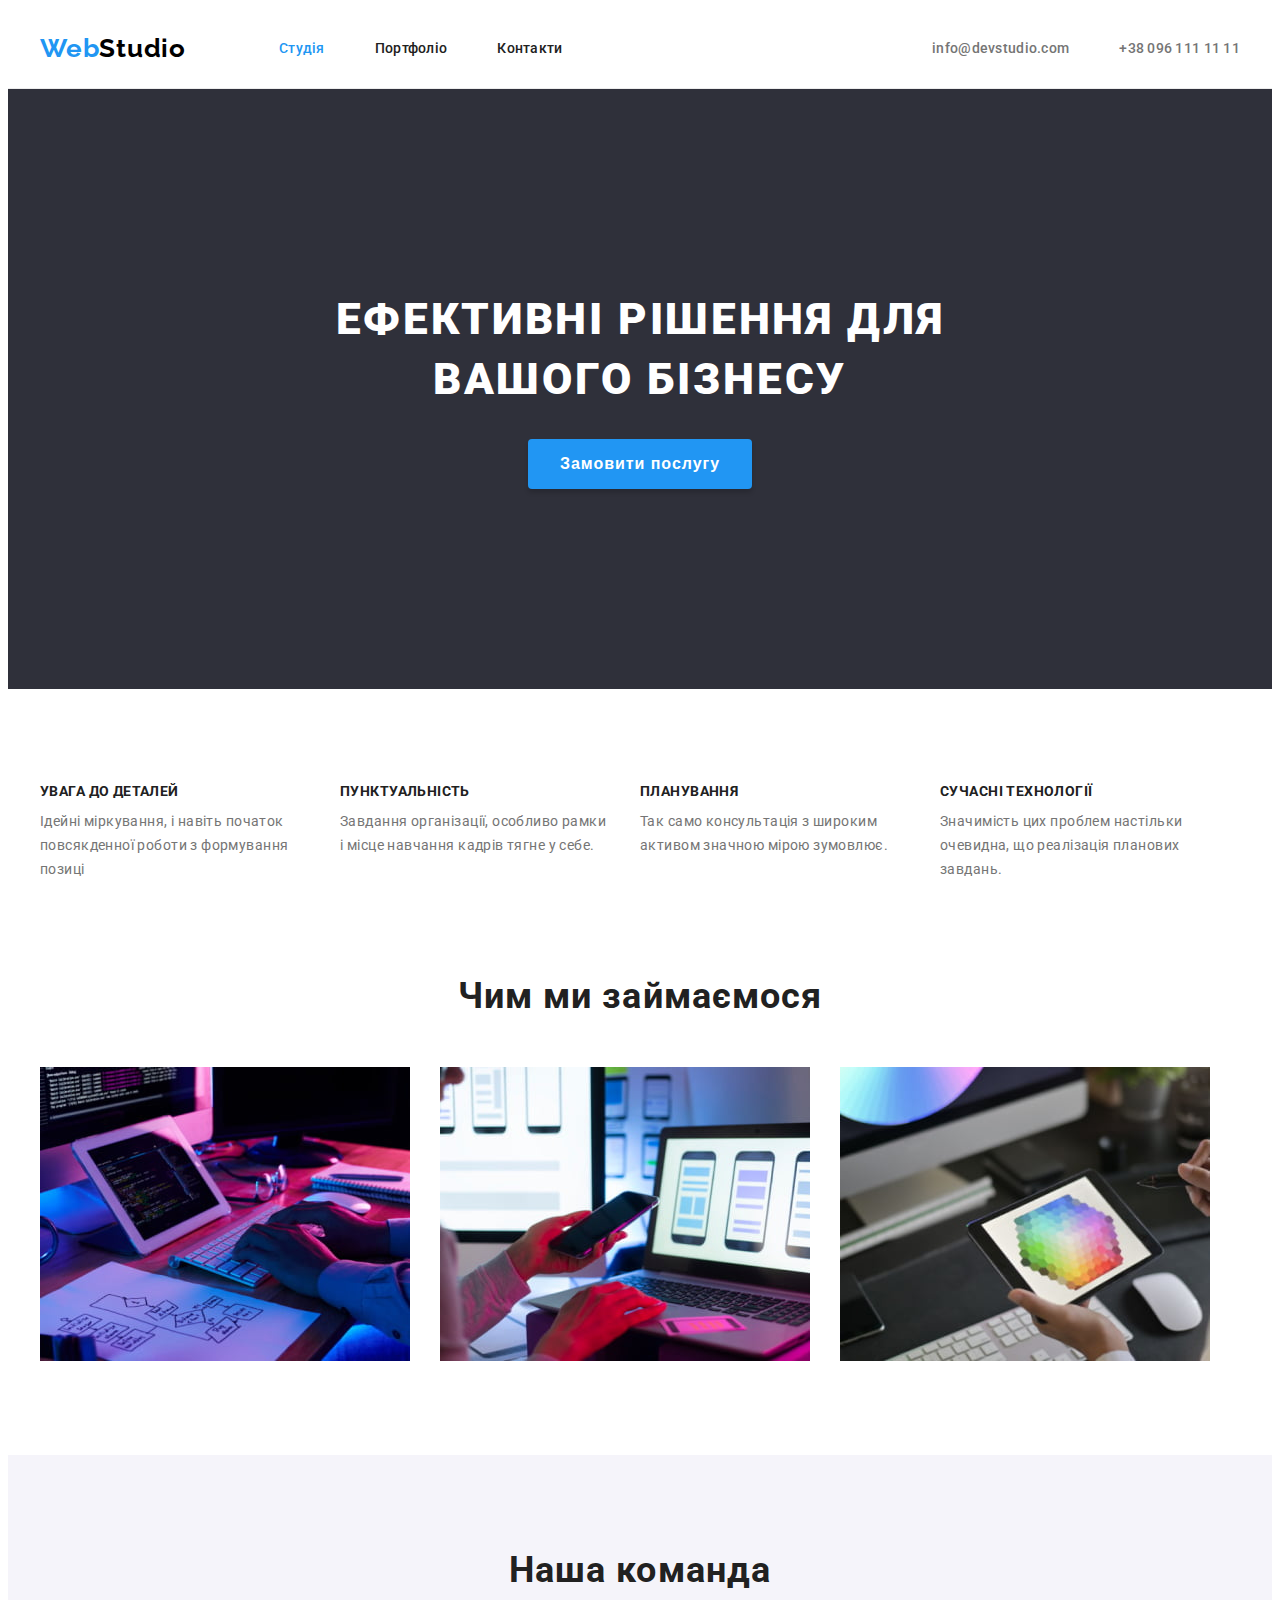
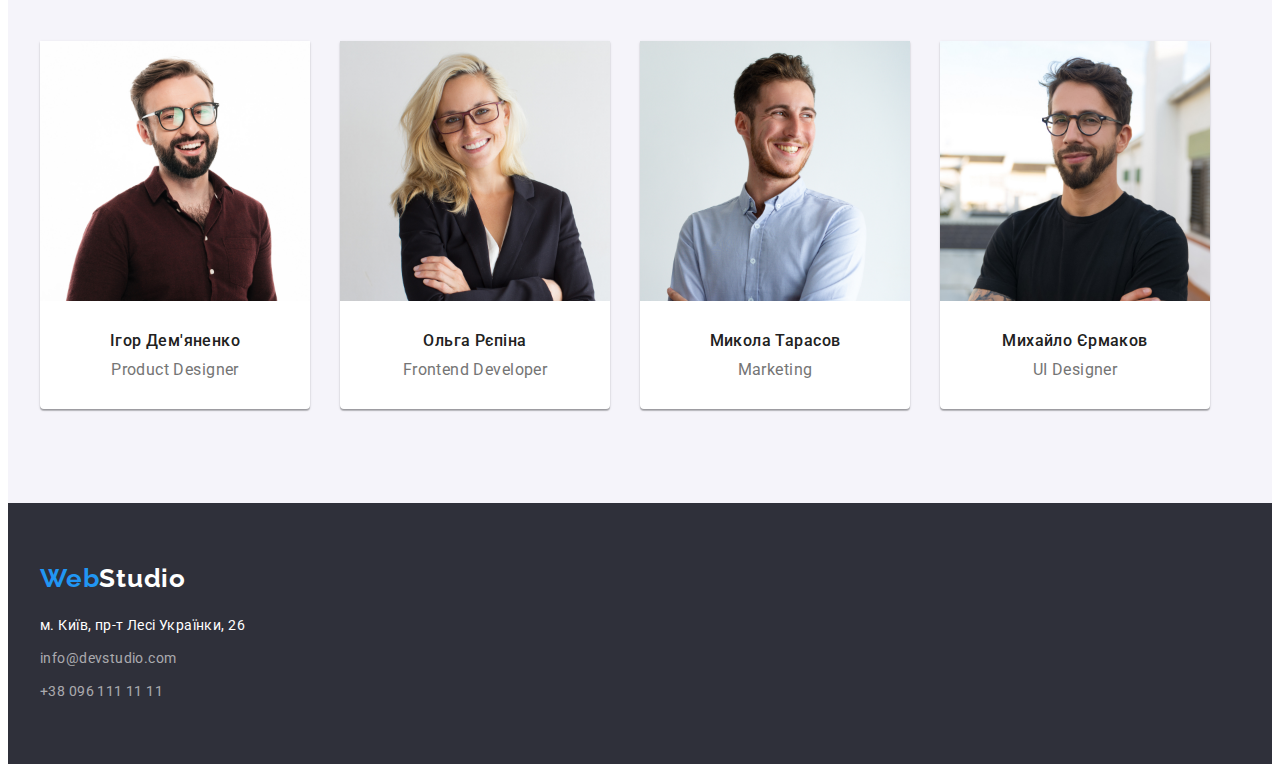
<file: index.html>
<!DOCTYPE html>
<html lang="en">
  <head>
    <meta charset="UTF-8" />
    <meta http-equiv="X-UA-Compatible" content="IE=edge" />
    <meta name="viewport" content="width=device-width, initial-scale=1.0" />
    <title>WebStudio</title>
    <!-- fonts -->
    <link rel="preconnect" href="https://fonts.googleapis.com" />
    <link rel="preconnect" href="https://fonts.gstatic.com" crossorigin />
    <link
      href="https://fonts.googleapis.com/css2?family=Raleway:wght@700&family=Roboto:wght@400;500;700;900&display=swap"
      rel="stylesheet"
    />
    <link
      rel="stylesheet"
      href="https://cdnjs.cloudflare.com/ajax/libs/modern-normalize/1.1.0/modern-normalize.min.css"
      integrity="sha512-wpPYUAdjBVSE4KJnH1VR1HeZfpl1ub8YT/NKx4PuQ5NmX2tKuGu6U/JRp5y+Y8XG2tV+wKQpNHVUX03MfMFn9Q=="
      crossorigin="anonymous"
      referrerpolicy="no-referrer"
    />
    <link rel="stylesheet" href="./css/styles.css" />
    <meta name="Ефективні рішення для вашого бізнесу" content="Створення сайтів на замовлення" />
  </head>
  <body>
    <header class="header">
      <div class="container">
        <a class="logo-link link" href="./index.html">Web<span class="logo-deko">Studio</span></a>
        <nav class="nav">
          <ul class="nav-list list">
            <li class="nav-item"
              ><a class="nav-link link activ-page" href="./index.html">Студія</a></li
            >
            <li class="nav-item"><a class="nav-link link" href="./portfolio.html">Портфоліо</a></li>
            <li class="nav-item"><a class="nav-link link" href="">Контакти</a></li>
          </ul>
        </nav>
        <ul class="contacts-list list">
          <li class="contacts-mail"
            ><a class="contacts-link link" href="mailto:info@devstudio.com"
              >info@devstudio.com</a
            ></li
          >
          <li class="contacts-tel"
            ><a class="contacts-link link" href="tel:+380961111111">+38 096 111 11 11</a></li
          >
        </ul>
      </div>
      <!--top-line-->
    </header>
    <main>
      <!-------------------hero---------------------------->
      <section class="hero">
        <div class="container">
          <h1 class="hero-title"> Ефективні рішення для вашого бізнесу</h1>
          <button class="hero-button" type="button">Замовити послугу</button>
        </div>
      </section>
      <section class="features section">
        <!------------------Features------------------------>
        <div class="container">
          <h2 class="visually-hidden">Переваги</h2>
          <ul class="features-list list">
            <li class="features-item">
              <h3 class="features-title">Увага до деталей</h3>
              <p class="features-txt">
                Ідейні міркування, і навіть початок повсякденної роботи з формування позиці
              </p>
            </li>
            <li class="features-item">
              <h3 class="features-title">Пунктуальність</h3>
              <p class="features-txt">
                Завдання організації, особливо рамки і місце навчання кадрів тягне у себе.
              </p>
            </li>
            <li class="features-item">
              <h3 class="features-title">Планування</h3>
              <p class="features-txt">
                Так само консультація з широким активом значною мірою зумовлює.
              </p>
            </li>
            <li class="features-item">
              <h3 class="features-title">Сучасні технології</h3>
              <p class="features-txt">
                Значимість цих проблем настільки очевидна, що реалізація планових завдань.
              </p>
            </li>
          </ul>
        </div>
      </section>
      <!-------------------------our-work-------------------->
      <section class="our-work section">
        <div class="container">
          <h2 class="work-title">Чим ми займаємося</h2>
          <ul class="work-list list">
            <li class="work-item">
              <img
                class="work-img"
                width="370"
                height="294"
                src="imeges/our-work/box1.jpg"
                alt="close-up-image-programer-working-his-desk-office"
              />
            </li>
            <li class="work-item">
              <img
                class="work-img"
                width="370"
                height="294"
                src="imeges/our-work/box2.jpg"
                alt="designers-are-developing-application-smartphones-team-creators-is-working-interface-mobile-phones"
              />
            </li>
            <li class="work-item">
              <img
                class="work-img"
                width="370"
                height="294"
                src="imeges/our-work/box3.jpg"
                alt="artist-web-design-with-working-colour-selection-graphic-tablet"
              />
            </li>
          </ul>
        </div>
      </section>
      <!-------------------team-------------------->
      <section class="team section">
        <div class="container">
          <h2 class="team-title">Наша команда</h2>
          <ul class="team-list list">
            <li class="team-item">
              <!------------------------team card 1------------------>
              <img
                class="team-img"
                width="270"
                height="260"
                src="imeges/team/img.jpg"
                alt="photo Ігор Дем'яненко"
              />
              <div class="team-discription">
                <h3 class="team-mate">Ігор Дем'яненко</h3>
                <p class="team-position">Product Designer</p></div
              >
            </li>
            <li class="team-item">
              <!--------------------team card 2--------------------->
              <img
                class="team-img"
                width="270"
                height="260"
                src="imeges/team/img1.jpg"
                alt="photo Ольга Рєпіна"
              />
              <div class="team-discription">
                <h3 class="team-mate">Ольга Рєпіна</h3>
                <p class="team-position">Frontend Developer</p>
              </div>
            </li>
            <li class="team-item">
              <!--------------------team card 3---------------->
              <img
                class="team-img"
                width="270"
                height="260"
                src="imeges/team/img2.jpg"
                alt="photo Микола Тарасов"
              />
              <div class="team-discription">
                <h3 class="team-mate">Микола Тарасов</h3>
                <p class="team-position">Marketing</p>
              </div>
            </li>
            <li class="team-item">
              <!-----------------------team card 4----------------->
              <img
                class="team-img"
                width="270"
                height="260"
                src="imeges/team/img3.jpg"
                alt="photo Михайло Єрмаков"
              />
              <div class="team-discription">
                <h3 class="team-mate">Михайло Єрмаков</h3>
                <p class="team-position">UI Designer</p>
              </div>
            </li>
          </ul>
        </div>
      </section>
    </main>
    <footer class="footer">
      <div class="container">
        <a class="logo-link link" href="./index.html"
          >Web<span class="logo-deko-white">Studio</span></a
        >
        <address class="address">
          <ul class="address-list list">
            <li class="address-item">
              <a
                class="address-link link"
                target="_blank"
                rel="noopener nofollow"
                href="https://www.google.com/maps/d/viewer?mid=10uSM3H-mIU3GznYo2szRIEphczw&hl=en_US&ll=50.42732700000001%2C30.538092&z=17"
                >м. Київ, пр-т Лесі Українки, 26</a
              >
            </li>
            <li class="address-item"
              ><a class="mail-link link" href="mailto:info@devstudio.com">info@devstudio.com</a></li
            >
            <li class="address-item margin-bottom0"
              ><a class="tel-link link" href="tel:+380961111111">+38 096 111 11 11</a></li
            >
          </ul>
        </address>
      </div>
    </footer>
  </body>
</html>
</file>
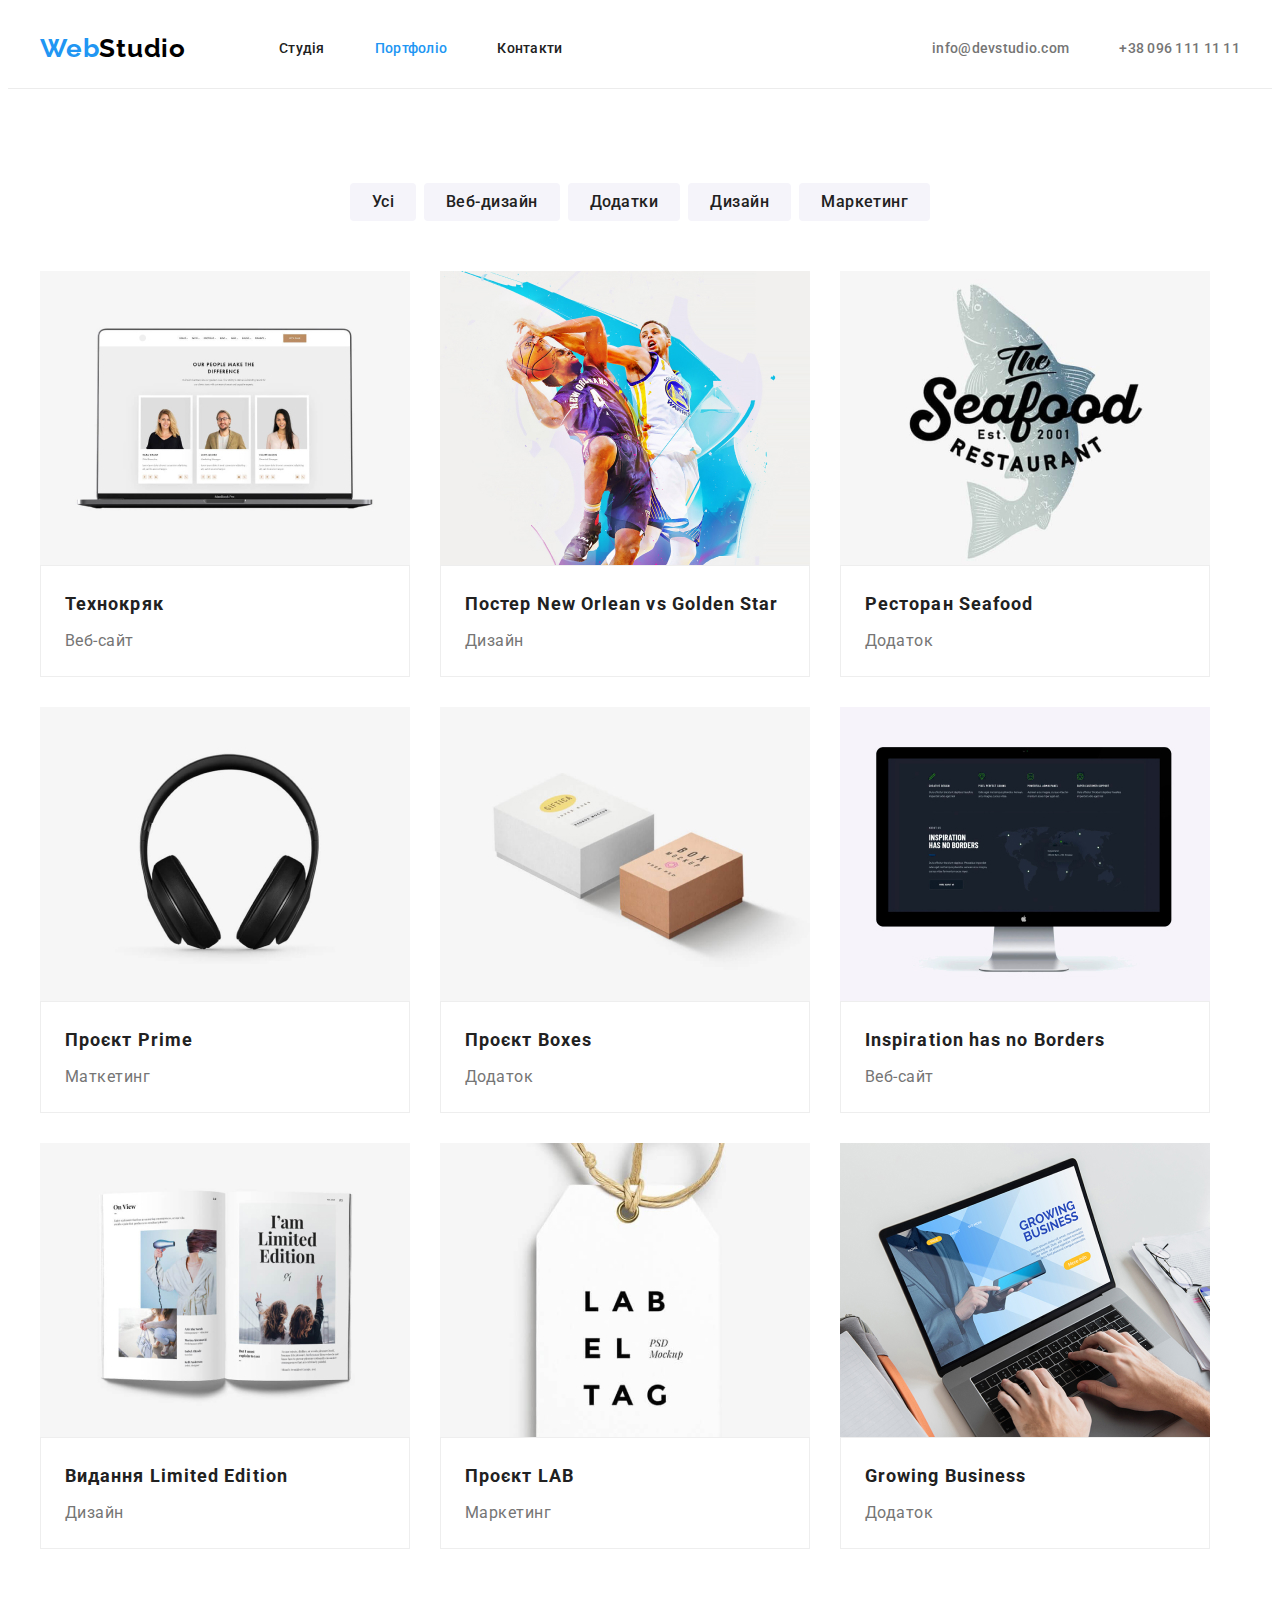
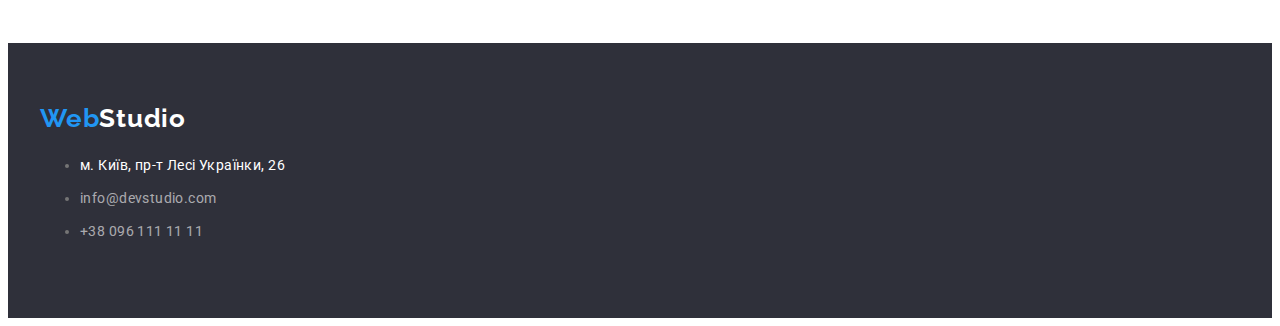
<file: portfolio.html>
<!DOCTYPE html>
<html lang="en">
  <head>
    <meta charset="UTF-8" />
    <meta http-equiv="X-UA-Compatible" content="IE=edge" />
    <meta name="viewport" content="width=device-width, initial-scale=1.0" />
    <title>Portfolio</title>
    <!-- fonts -->
    <link rel="preconnect" href="https://fonts.googleapis.com" />
    <link rel="preconnect" href="https://fonts.gstatic.com" crossorigin />
    <link
      href="https://fonts.googleapis.com/css2?family=Raleway:wght@700&family=Roboto:wght@400;500;700;900&display=swap"
      rel="stylesheet"
    />
    <link
      rel="stylesheet"
      href="https://cdnjs.cloudflare.com/ajax/libs/modern-normalize/1.1.0/modern-normalize.min.css"
      integrity="sha512-wpPYUAdjBVSE4KJnH1VR1HeZfpl1ub8YT/NKx4PuQ5NmX2tKuGu6U/JRp5y+Y8XG2tV+wKQpNHVUX03MfMFn9Q=="
      crossorigin="anonymous"
      referrerpolicy="no-referrer"
    />
    <link rel="stylesheet" href="./css/styles.css" />
    <meta name="Ефективні рішення для вашого бізнесу" content="Створення сайтів на замовлення" />
  </head>
  <body>
    <header class="header">
      <div class="container">
        <a class="logo-link link" href="./index.html">Web<span class="logo-deko">Studio</span></a>
        <nav class="nav">
          <ul class="nav-list list">
            <li class="nav-item"><a class="nav-link link" href="./index.html">Студія</a></li>
            <li class="nav-item"
              ><a class="nav-link link activ-page" href="./portfolio.html">Портфоліо</a></li
            >
            <li class="nav-item"><a class="nav-link link" href="">Контакти</a></li>
          </ul>
        </nav>
        <ul class="contacts-list list">
          <li class="contacts-mail"
            ><a class="contacts-link link" href="mailto:info@devstudio.com"
              >info@devstudio.com</a
            ></li
          >
          <li class="contacts-tel"
            ><a class="contacts-link link" href="tel:+380961111111">+38 096 111 11 11</a></li
          >
        </ul>
      </div>
      <!--top-line-->
    </header>
    <!-- portfolio -->
    <main>
      <section class="section">
        <div class="container">
          <h1 class="visually-hidden">Портфоліо</h1>
          <!-- filters -->
          <ul class="filter-btns list">
            <li> <button class="filter-btn" type="button">Усі</button></li>
            <li> <button class="filter-btn" type="button">Веб-дизайн</button></li>
            <li> <button class="filter-btn" type="button">Додатки</button></li>
            <li> <button class="filter-btn" type="button">Дизайн</button></li>
            <li> <button class="filter-btn" type="button">Маркетинг</button></li>
          </ul>
          <!-- projects -->

          <ul class="project-list list">
            <li class="project-item">
              <img
                class="project-img"
                width="370"
                height="294"
                src="./imeges/portfolio/img1.jpg"
                alt="Сторінка Технокряку на екрані ноутбука "
              />
              <div class="project-discripnion"
                ><h2 class="project-title">Технокряк</h2><p class="project-txt">Веб-сайт</p></div
              ></li
            >
            <li class="project-item">
              <img
                class="project-img"
                width="370"
                height="294"
                src="./imeges/portfolio/img2.jpg"
                alt="Баскетбольний ігровий епізод"
              />
              <div class="project-discripnion"
                ><h2 class="project-title">Постер New Orlean vs Golden Star</h2
                ><p class="project-txt">Дизайн</p></div
              ></li
            >
            <li class="project-item">
              <img
                class="project-img"
                width="370"
                height="294"
                src="./imeges/portfolio/img3.jpg"
                alt="Логотип ресторану"
              />
              <div class="project-discripnion"
                ><h2 class="project-title">Ресторан Seafood</h2
                ><p class="project-txt">Додаток</p></div
              ></li
            >
            <li class="project-item">
              <img
                class="project-img"
                width="370"
                height="294"
                src="./imeges/portfolio/img4.jpg"
                alt="Навушники"
              />
              <div class="project-discripnion"
                ><h2 class="project-title">Проєкт Prime</h2> <a href=""></a
                ><p class="project-txt">Маткетинг</p></div
              ></li
            >
            <li class="project-item">
              <img
                class="project-img"
                width="370"
                height="294"
                src="./imeges/portfolio/img5.jpg"
                alt="Гарні коробочки"
              />
              <div class="project-discripnion"
                ><h2 class="project-title">Проєкт Boxes</h2> <p class="project-txt">Додаток</p></div
              ></li
            >
            <li class="project-item">
              <img
                class="project-img"
                width="370"
                height="294"
                src="./imeges/portfolio/img6.jpg"
                alt="Монітор із зораженням мапи світу"
              /><div class="project-discripnion"
                ><h2 class="project-title">Inspiration has no Borders</h2
                ><p class="project-txt">Веб-сайт</p></div
              ></li
            >
            <li class="project-item">
              <img
                class="project-img"
                width="370"
                height="294"
                src="./imeges/portfolio/img7.jpg"
                alt="Розгорнутий глянцевий часопис"
              /><div class="project-discripnion"
                ><h2 class="project-title">Видання Limited Edition</h2>
                <p class="project-txt">Дизайн</p></div
              ></li
            >
            <li class="project-item">
              <img
                class="project-img"
                width="370"
                height="294"
                src="./imeges/portfolio/img8.jpg"
                alt="Крафтова бірка з написом"
              /><div class="project-discripnion"
                ><h2 class="project-title">Проєкт LAB</h2><p class="project-txt">Маркетинг</p></div
              ></li
            >
            <li class="project-item">
              <img
                class="project-img"
                width="370"
                height="294"
                src="./imeges/portfolio/img9.jpg"
                alt="робота на ноубуці"
              /><div class="project-discripnion"
                ><h2 class="project-title">Growing Business</h2
                ><p class="project-txt">Додаток</p></div
              ></li
            >
          </ul>
        </div>
      </section>
    </main>

    <footer class="footer">
      <div class="container">
        <a class="logo-link link" href="./index.html"
          >Web<span class="logo-deko-white">Studio</span></a
        >
        <address class="address">
          <ul class="address-list">
            <li class="address-item">
              <a
                class="address-link link"
                target="_blank"
                rel="noopener nofollow"
                href="https://www.google.com/maps/d/viewer?mid=10uSM3H-mIU3GznYo2szRIEphczw&hl=en_US&ll=50.42732700000001%2C30.538092&z=17"
                >м. Київ, пр-т Лесі Українки, 26</a
              >
            </li>
            <li class="address-item"
              ><a class="mail-link link" href="mailto:info@devstudio.com">info@devstudio.com</a></li
            >
            <li class="address-item margin-bottom0"
              ><a class="tel-link link" href="tel:+380961111111">+38 096 111 11 11</a></li
            >
          </ul>
        </address>
      </div>
    </footer>
  </body>
</html>
</file>
<file: css/styles.css>
:root {
  --main-font: Roboto, sans-serif;
  --secondary-font: Raleway, sans-serif;
  --primery-bgn: #f5f5f5;
  --secondary-bgn: #f5f4fa;
  --aсcent-bgn: #2f303a;
  --accent-color: #2196f3;
  --main-font-color: #757575;
  --secondary-font-color: #212121;
  --accent-font-color: #ffffff;
}
h1,
h2,
h3,
h4,
h5,
h6,
p {
  margin: 0px;
}

img {
  display: block;
  max-width: 100%;
  height: auto;
}

address {
  font-style: normal;
}
button {
  display: block;
  cursor: pointer;
  border: none;
  border-radius: 4px;
}
.section {
  padding-top: 94px;
  padding-bottom: 94px;
}
.container {
  width: 1200px;
  margin-left: auto;
  margin-right: auto;
  padding-left: 15px;
  padding-right: 15px;
}
.list {
  list-style: none;
  padding-left: 0px;
  margin: 0px;
}
.link {
  text-decoration: none;
  color: inherit;
}

body {
  font-family: var(--main-font);
  font-size: 14px;
  background-color: #ffffff;
  letter-spacing: 0.03em;
  color: var(--main-font-color);
}

/* -------------header-------------------- */
.header {
  border-bottom: 1px solid #ececec;
}
.header > .container {
  display: flex;
  align-items: center;
}
.logo-link {
  font-family: 'Raleway';
  font-style: normal;
  font-weight: 700;
  font-size: 26px;
  line-height: calc(31 / 26);
  letter-spacing: 0.03em;
  color: var(--accent-color);
}

.logo-deko {
  color: black;
}
.nav {
  margin-left: 93px;
}
.nav-list,
.contacts-list {
  display: flex;
  gap: 50px;
}
/* .nav-list :not(:last-child) {
  margin-right: 50px;
} */

.nav-link {
  display: block;
  padding-top: 32px;
  padding-bottom: 32px;

  font-weight: 500;
  line-height: calc(16 / 14);
  letter-spacing: 0.02em;
  color: var(--secondary-font-color);
}
.nav-link:hover,
.nav-link:focus {
  color: var(--accent-color);
}

.activ-page {
  color: var(--accent-color);
}
/* .contacts-list :not(:last-child) {
  margin-right: 50px;
} */
.contacts-list {
  margin-left: auto;
}
.contacts-link {
  font-weight: 500;
  line-height: calc(16 / 14);
  letter-spacing: 0.02em;
}
.contacts-link:hover,
.contacts-link:focus {
  color: var(--accent-color);
}
/*--------------- hero---------------------- */
.hero {
  background: var(--aсcent-bgn);
  text-align: center;
  padding: 200px 0px;
}

.hero-title {
  font-weight: 900;
  font-size: 44px;
  line-height: calc(60 / 44);
  letter-spacing: 0.06em;
  text-transform: uppercase;
  color: var(--accent-font-color);
  padding-bottom: 0px;
  margin: 0px auto 30px;
  width: 696px;
}
.hero-button {
  cursor: pointer;
  font-weight: 700;
  font-size: 16px;
  line-height: calc(30 / 16);
  letter-spacing: 0.06em;
  color: var(--accent-font-color);
  background-color: var(--accent-color);
  padding: 10px 32px;
  min-width: 216px;
  box-shadow: 0px 4px 4px rgba(0, 0, 0, 0.15);
  margin-left: auto;
  margin-right: auto;
  border: none;
}
/*----------------------------- features----------------------- */

.visually-hidden {
  position: absolute;
  width: 1px;
  height: 1px;
  margin: -1px;
  border: 0;
  padding: 0;

  white-space: nowrap;
  clip-path: inset(100%);
  clip: rect(0 0 0 0);
  overflow: hidden;
}
.features {
  padding-bottom: 0px;
}
.features-list {
  display: flex;
  gap: 30px;
}
/* .features-list :not(:last-child) {
  margin-right: 30px;
} */
.features-item {
  width: 270px;
}
.features-title {
  font-weight: 700;
  font-size: 14px;
  line-height: calc(16 / 14);
  letter-spacing: 0.03em;
  text-transform: uppercase;
  color: var(--secondary-font-color);
  margin-top: 0px;
  margin-bottom: 10px;
}
.features-txt {
  line-height: calc(24 / 14);
  color: var(--main-font-color);
  margin-bottom: 0px;
  margin-top: 0px;
}
/* -----------------------our-work--------------------------- */

.work-list {
  margin-top: 0px;
  margin-bottom: 0px;
  padding-left: 0px;

  display: flex;
  gap: 30px;
}
/* .work-list :not(:last-child) {
  margin-right: 30px;
} */
.work-img {
  display: block;
}
/*------------------------- team------------------------------ */
.team {
  background: var(--secondary-bgn);
}
.work-title,
.team-title {
  font-weight: 700;
  font-size: 36px;
  line-height: calc(42 / 36);
  text-align: center;
  letter-spacing: 0.03em;
  color: var(--secondary-font-color);
  margin-bottom: 50px;
  margin-top: 0px;
}
.team-list {
  display: block;
  display: flex;
  gap: 30px;
  margin-top: 0px;
  margin-bottom: 0px;
  padding-left: 0px;
}
/* .team-list > :not(:last-child) {
  margin-right: 30px;
} */
.team-item {
  width: 270px;
  background-color: var(--accent-font-color);
  box-shadow: 0px 1px 3px rgba(0, 0, 0, 0.12), 0px 1px 1px rgba(0, 0, 0, 0.14),
    0px 2px 1px rgba(0, 0, 0, 0.2);
  border-radius: 0px 0px 4px 4px;
  margin-right: 0px;
}
.team-img {
}
.team-discription {
  text-align: center;
  padding-top: 30px;
  padding-bottom: 30px;
}
.team-mate,
.team-position {
  font-size: 16px;
  line-height: calc(19 / 16);
}
.team-mate {
  font-weight: 500;
  color: var(--secondary-font-color);
  margin-top: 0px;
  margin-bottom: 10px;
  margin-right: 0px;
}
.team-position {
  margin-top: 0px;
  margin-bottom: 0px;
}
/* ------------------------footer--------------------------- */
.footer {
  background: var(--aсcent-bgn);
  padding-top: 60px;
  padding-bottom: 60px;
}
.logo-deko-white {
  color: var(--accent-font-color);
}
.address {
  margin-top: 20px;
}

.address-item {
  margin-bottom: 9px;
}
.margin-bottom0 {
  margin-bottom: 0px;
}
.mail-link,
.tel-link,
.address-link {
  font-style: normal;
  line-height: 1.71;
}
.address-link {
  color: var(--accent-font-color);
}
.mail-link,
.tel-link {
  color: rgba(255, 255, 255, 0.6);
}
.address-link:hover,
.address-link:focus,
.mail-link:hover,
.mail-link:focus,
.tel-link:hover,
.tel-link:focus {
  color: var(--accent-color);
}
/* ---------------------------portfolio---------------------------------- */

.filter-btns {
  padding-left: 0px;

  margin-top: 0px;
  margin-bottom: 0px;
  display: flex;
  justify-content: center;
  gap: 8px;
}
/* .filter-btns :not(:last-child) {
  margin-right: 8px;
} */
.filter-btn {
  cursor: pointer;
  font-weight: 500;
  font-size: 16px;
  line-height: calc(26 / 16);
  text-align: center;
  color: var(--secondary-font-color);
  font-family: inherit;
  letter-spacing: 0.03em;
  background-color: var(--secondary-bgn);
  padding: 6px 22px;
  border: none;
}
.filter-btn:hover,
.filter-btn:focus {
  color: var(--accent-font-color);
  background-color: var(--accent-color);
}
.project-list {
  padding-left: 0px;
  margin-top: 50px;
  margin-bottom: 0px;
  display: flex;
  flex-wrap: wrap;
  gap: 30px;
}
.project-item {
  width: 370px;
}

.project-img {
  display: block;
  max-width: 100%;
  height: auto;
}
.project-discripnion {
  padding-top: 20px;
  padding-bottom: 20px;
  padding-left: 24px;
  padding-right: 24px;
  border: 1px solid #eeeeee;
}
.project-title {
  font-weight: 700;
  font-size: 18px;
  line-height: calc(36 / 18);
  letter-spacing: 0.06em;
  color: var(--secondary-font-color);
  margin-top: 0px;
  margin-bottom: 0px;
}
.project-txt {
  font-size: 16px;
  line-height: calc(30 / 16);
  margin-bottom: 0px;
  margin-top: 4px;
  letter-spacing: 0.03em;
}
</file>
